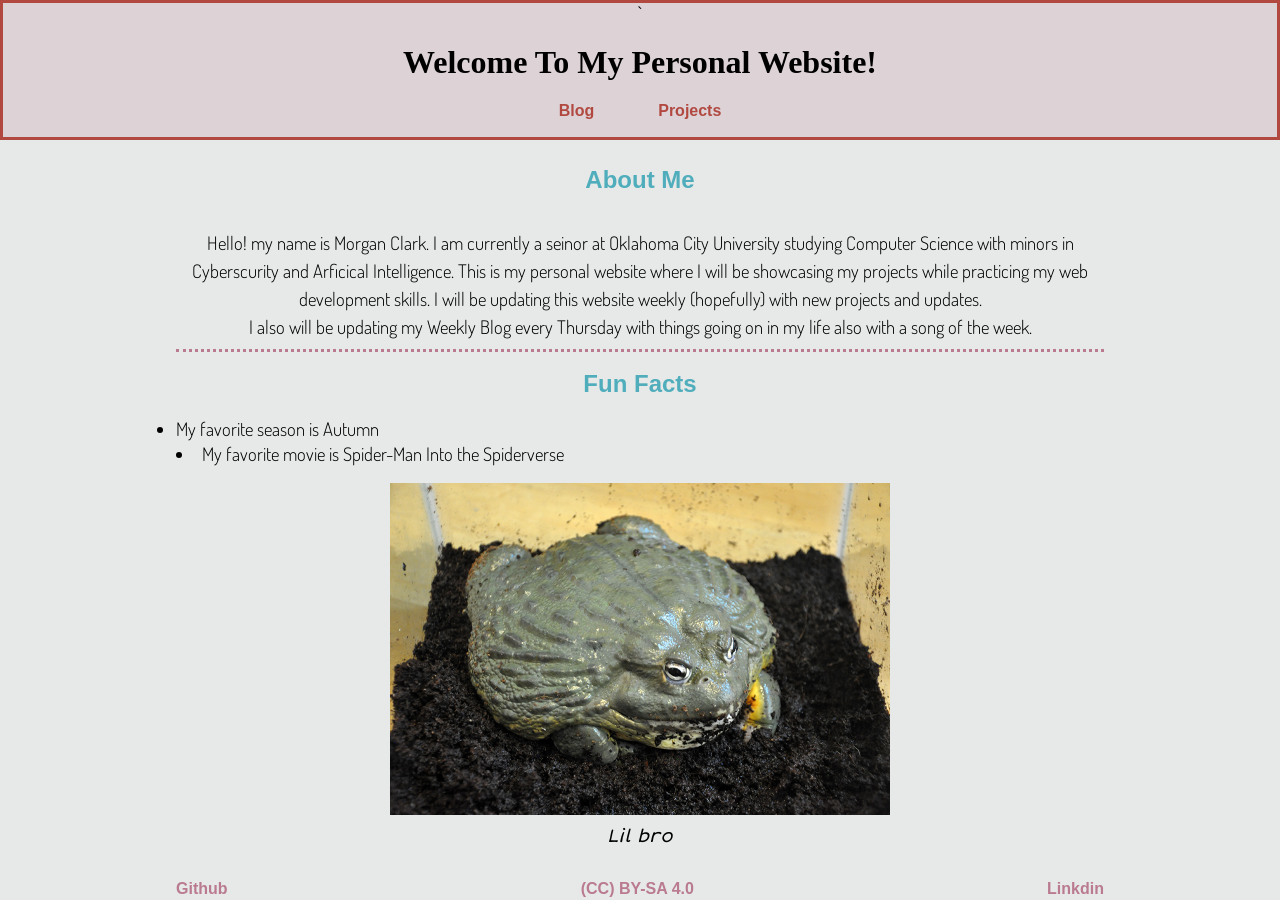
<file: index.html>
<!DOCTYPE html>
<html lang="en">
<head>
    <link rel="stylesheet" href="main.css ">
    <meta name="description" content="Lab in Web Development">
    <title>Home</title>
    <!-- <meta name="color-scheme" content="dark light"> -->
    <meta name="viewport" content="width=device-width, initial-scale=1.0">
</head>
<!-- FONTS -->
<link rel="preconnect" href="https://fonts.googleapis.com">
<link rel="preconnect" href="https://fonts.gstatic.com" crossorigin>
<link href="https://fonts.googleapis.com/css2?family=Short+Stack&display=swap" rel="stylesheet">
<link rel="preconnect" href="https://fonts.googleapis.com">
<link rel="preconnect" href="https://fonts.gstatic.com" crossorigin>
<link href="https://fonts.googleapis.com/css2?family=Dosis:wght@200..800&display=swap" rel="stylesheet">
<link rel="preconnect" href="https://fonts.googleapis.com">
<link rel="preconnect" href="https://fonts.gstatic.com" crossorigin>
<link href="https://fonts.googleapis.com/css2?family=Poltawski+Nowy:ital,wght@0,400..700;1,400..700&display=swap" rel="stylesheet">
<!--  -->
    <header>`
        <h1>
            Welcome To My Personal Website!
        </h1>
        <nav>
            <a href="./static/share/blog.html">Blog</a>
               <a href="./static/share/about.txt"></a>
               <a href="../mcflashsixteen.github.io/static/share/projects.html">Projects</a>
                
                

                </nav>
    </header>
    <body>
    <main>
  <h2>
    About Me
  </h2>      
<p>
   Hello! my name is Morgan Clark. I am currently a seinor at Oklahoma City University studying Computer Science with minors in Cyberscurity and Arficical Intelligence. This is my personal website where I will be showcasing my projects while practicing my web development skills. I will be updating this website weekly (hopefully) with new projects and updates.
   <br> I also will be updating my Weekly Blog every Thursday with things  going on in my life also with a song of the week.
</p>

<h2>
    Fun Facts
</h2>
<ul>
    <li> My favorite season is Autumn</ul>
    <li>My favorite movie is Spider-Man Into the Spiderverse </ul>
</ul>
<!-- <h4>
    Here is a picture of a frog that I like
</h4> -->
    <figure>
        <img src="./static/share/Images/BigOunce.jpg" alt="Frawg">
        <figcaption><i>Lil bro</i></figcaption>
      </figure>
    </main>
    <footer>
        <span>
            <a href="https://github.com/mcflashsixteen">
            Github
        </a>
        </span>
        <a href="https://creativecommons.org/licenses/by-sa/4.0/" target="_blank">
            (CC) BY-SA 4.0
        </a>
        <span>
            <a href="https://www.linkedin.com/in/morgan-clark-713b4b290/">
            Linkdin
        </a>
        </span>
    </footer>
</body>
</html>
</file>
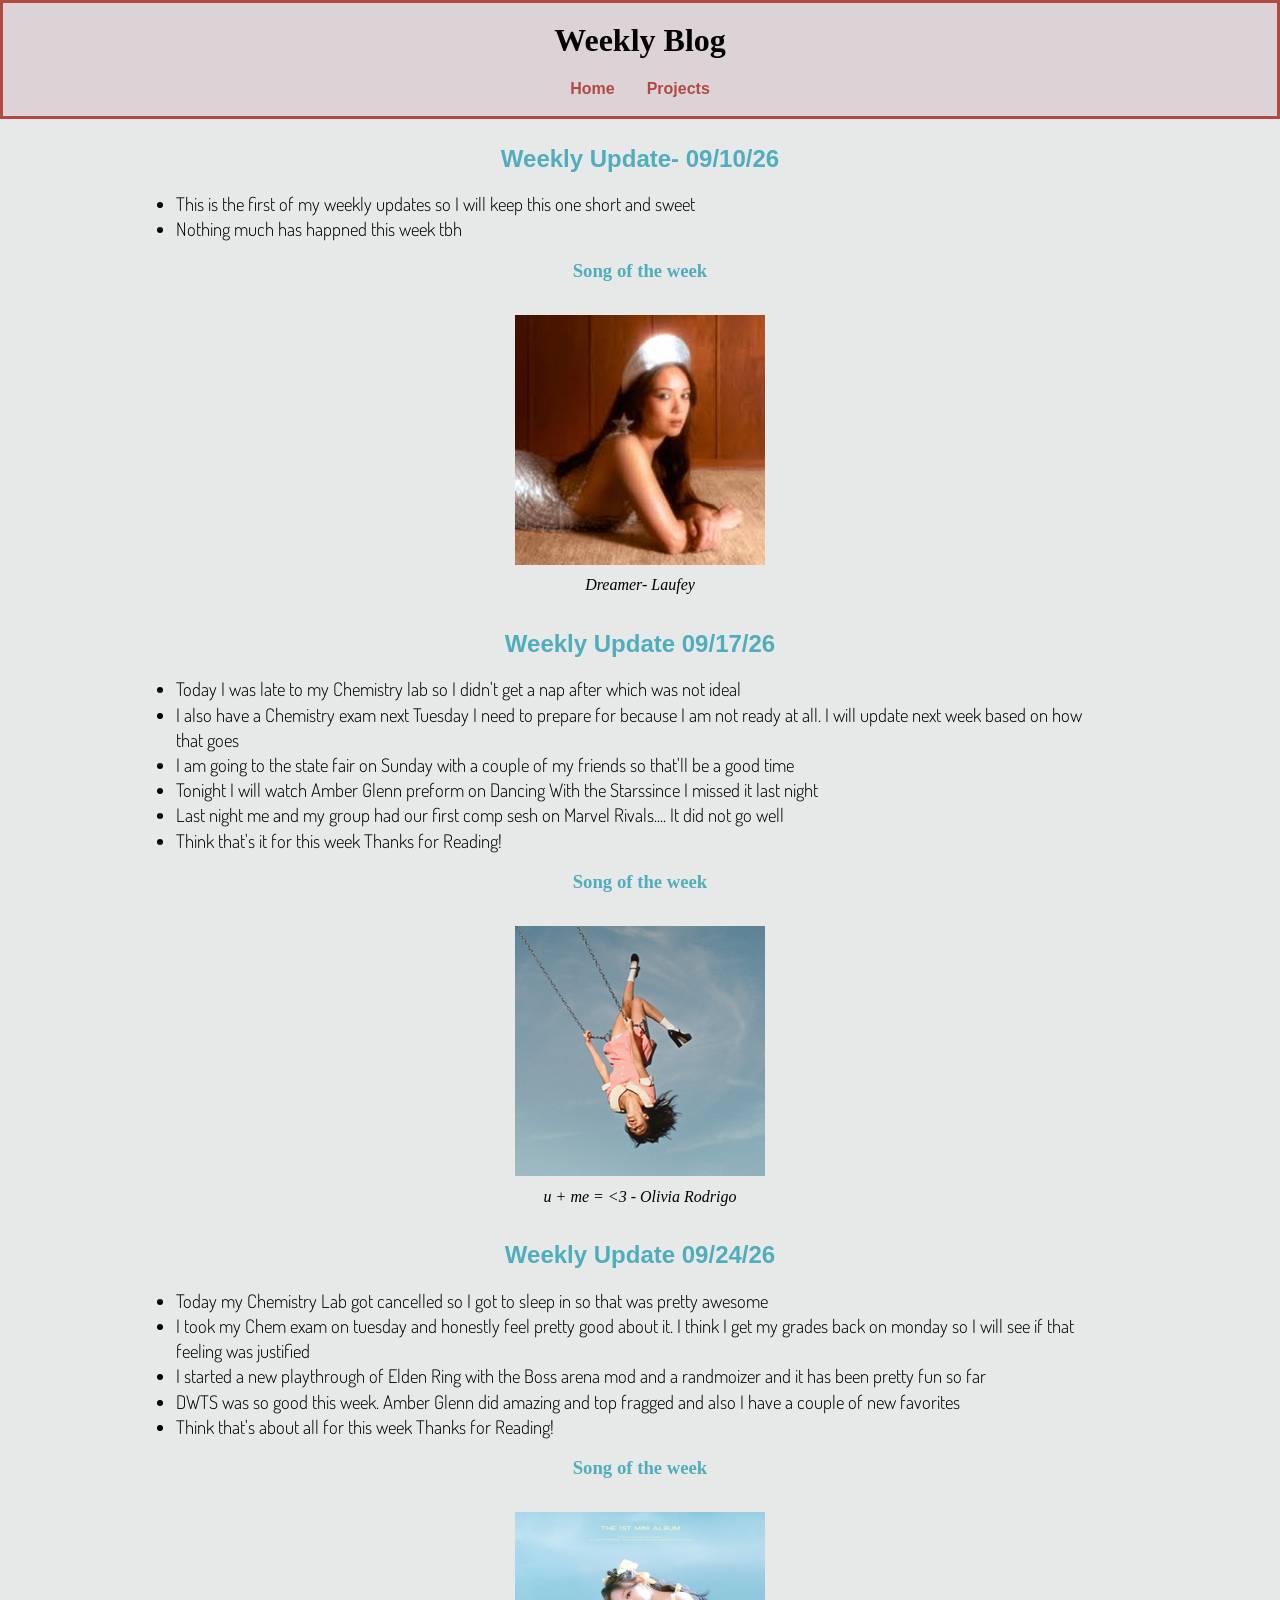
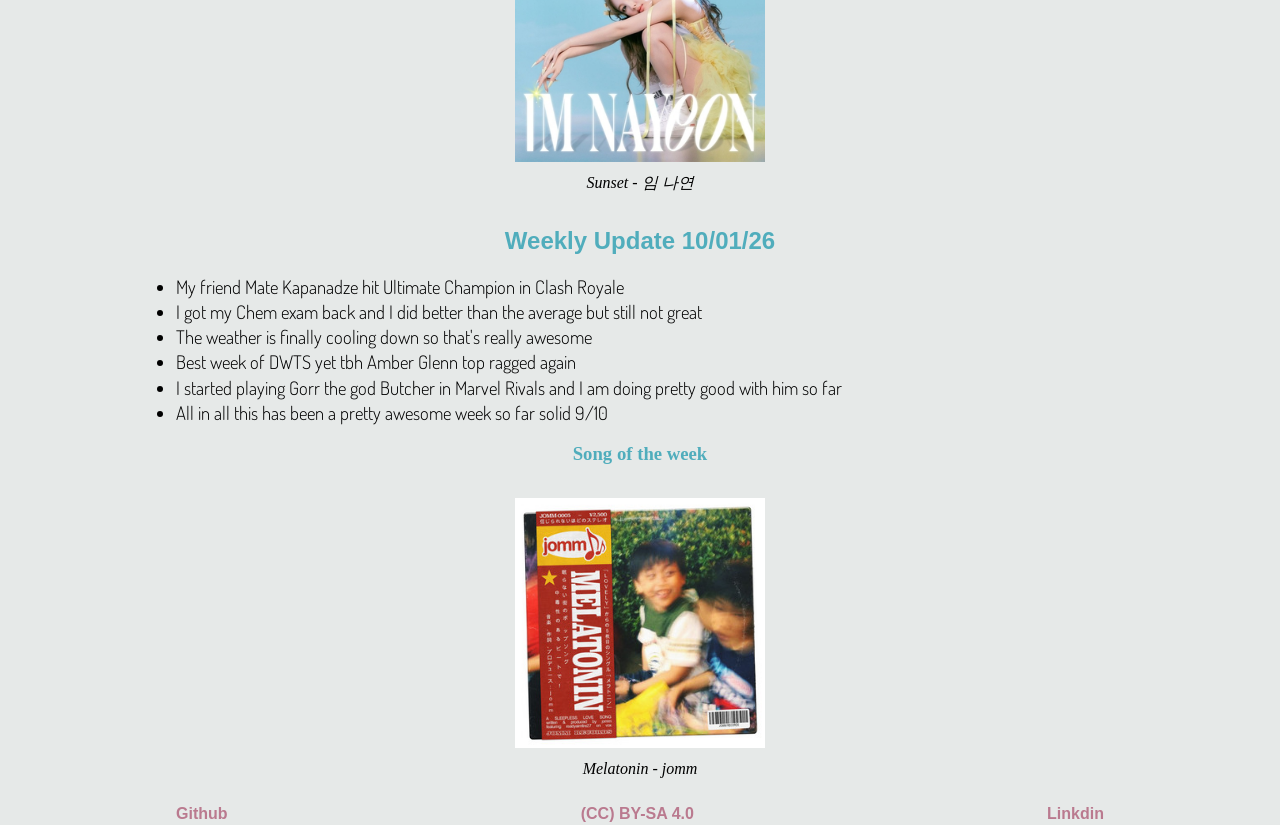
<file: static/share/blog.html>
<!DOCTYPE html>
<html lang="en">
<head>
    <link rel="stylesheet" href="../../main.css">
    <meta name="description" content="Lab in Web Development">
    <title>Home</title>
    <!-- <meta name="color-scheme" content="dark light"> -->
    <meta name="viewport" content="width=device-width, initial-scale=1.0">
    <!-- FONTS -->
<link rel="preconnect" href="https://fonts.googleapis.com">
<link rel="preconnect" href="https://fonts.gstatic.com" crossorigin>
<link href="https://fonts.googleapis.com/css2?family=Dosis:wght@200..800&display=swap" rel="stylesheet">
<link rel="preconnect" href="https://fonts.googleapis.com">
<link rel="preconnect" href="https://fonts.gstatic.com" crossorigin>
<link href="https://fonts.googleapis.com/css2?family=Poltawski+Nowy:ital,wght@0,400..700;1,400..700&display=swap" rel="stylesheet">
</head>
<body>
    <header>
        <h1>
            Weekly Blog 
        </h1>
        <nav>
              <a href="../../index.html">Home</a>
                <a href="./projects.html">Projects</a>
                

                </nav>
    </header>
    <main>
<h2>
    Weekly Update- 09/10/26
</h2>
<ul>
    <li>
        This is the first of my weekly updates so I will keep this one short and sweet
    </li>
    <li>
        Nothing much has happned this week tbh
    </li>
</ul>
<h3>
    Song of the week 
</h3>
<figure>
    <img src="./Images/Bewitched.jpeg"Bewitched">
    <figcaption><i>Dreamer- Laufey</i></figcaption>
  </figure>
  <h2>
    Weekly Update 09/17/26
</h2>
<ul>
    <li>Today I was late to my Chemistry lab so I didn't get a nap after which was not ideal</li>
    <li>I also have a Chemistry exam next Tuesday I need to prepare for because I am not ready at all. I will update next week based on how that goes</li>
    <li>I am going to the state fair on Sunday with a couple of my friends so that'll be a good time</li>
    <li>Tonight I will watch Amber Glenn preform on Dancing With the Starssince I missed it last night </li>
    <li>Last night me and my group had our first comp sesh on Marvel Rivals.... It did not go well</li>
    <li>Think that's it for this week Thanks for Reading!</li>
</ul>

<h3>
    Song of the week 
</h3>
<figure>
    <img src="./Images/YSPSFGIL.png"You Seem Pretty Sad For a Girl in Love">
    <figcaption><i>u + me = &lt;3 - Olivia Rodrigo </i></figcaption>
  </figure>

  <h2>
    Weekly Update 09/24/26
</h2>
<ul>
    <li>Today my Chemistry Lab got cancelled so I got to sleep in so that was pretty awesome</li>
    <li>I took my Chem exam on tuesday and honestly feel pretty good about it. I think I get my grades back on monday so I will see if that feeling was justified </li>
    <li>I started a new playthrough of Elden Ring with the Boss arena mod and a randmoizer and it has been pretty fun so far </li>
    <li>DWTS was so good this week. Amber Glenn did amazing and top fragged and also I have a couple of new favorites </li>
    <li>Think that's about all  for this week Thanks for Reading!</li>
</ul>

<h3>
    Song of the week 
</h3>
<figure>
    <img src="./Images/ImNayeon.jpg"Im Nayeon" width="250px" height="250px">
    <figcaption><i>Sunset - 임 나연 </i></figcaption>
  </figure>


  <h2>
    Weekly Update 10/01/26
</h2>
<ul>
    <li>My friend Mate Kapanadze hit Ultimate Champion in Clash Royale  </li>
    <li>I got my Chem exam back and I did better than the average but still not great </li>
    <li>The weather is finally cooling down so that's really awesome </li>
    <li>Best week of DWTS yet tbh Amber Glenn top ragged again </li>
    <li>I started playing Gorr the god Butcher in Marvel Rivals and I am doing pretty good with him so far</li>
    <li>All in all this has been a pretty awesome week so far solid 9/10</li>
</ul>

<h3>
    Song of the week 
</h3>
<figure>
    <img src="./Images/Melatonin.jpeg"Im Nayeon" width="250px" height="250px">
    <figcaption><i>Melatonin - jomm </i></figcaption>
  </figure>


  
    </main>
    <footer>
        <span>
            <a href="https://github.com/mcflashsixteen">
            Github
        </a>
        </span>
        <a href="https://creativecommons.org/licenses/by-sa/4.0/" target="_blank">
            (CC) BY-SA 4.0
        </a>
        <span>
            <a href="https://www.linkedin.com/in/morgan-clark-713b4b290/">
            Linkdin
        </a>
        </span>
    </footer>
</body>
</html>
</file>
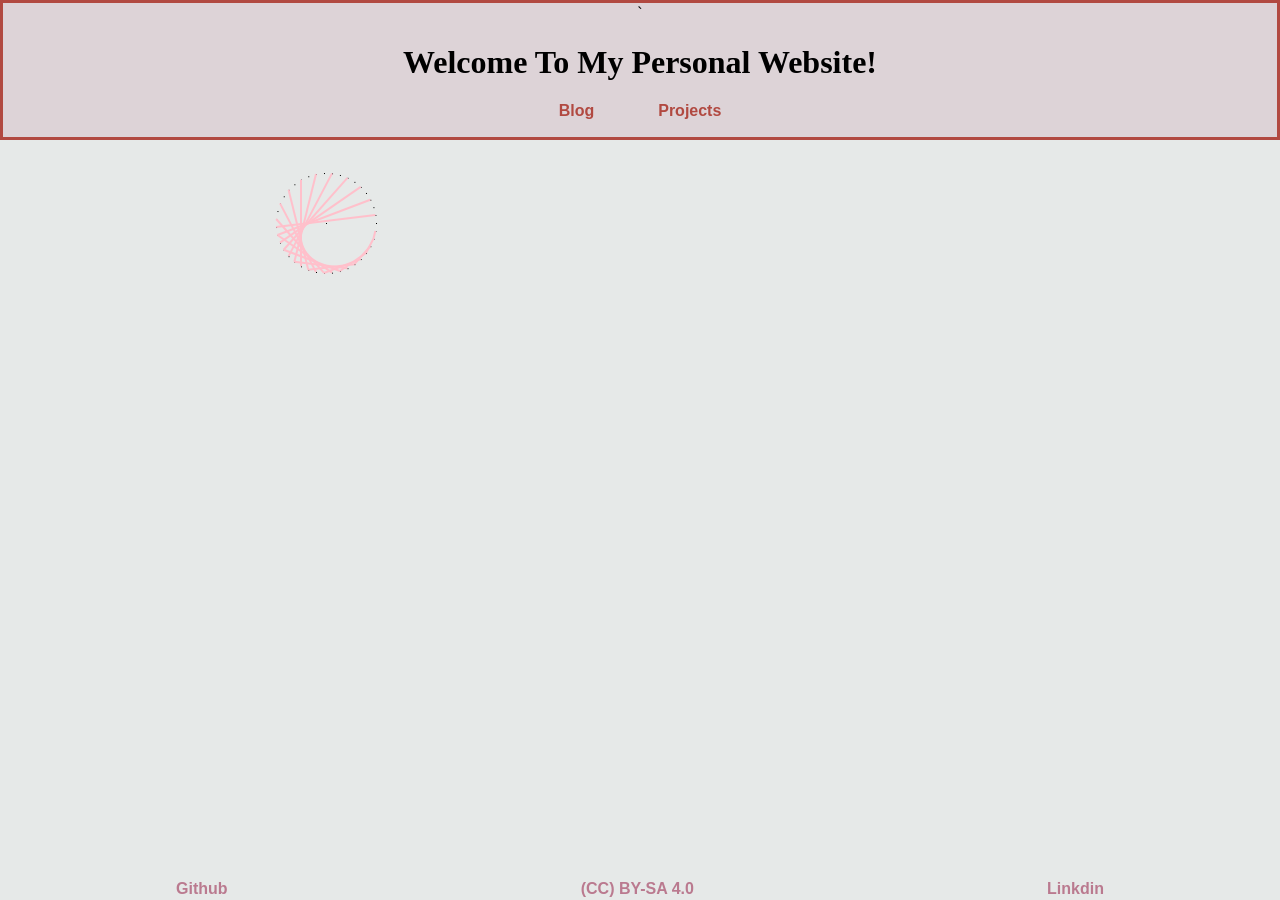
<file: static/share/canvas.html>
<!DOCTYPE html>
<html lang="en">
<head>
    <link rel="stylesheet" href="../../main.css">
    <meta name="description" content="Lab in Web Development">
    <title>Home</title>
    <!-- <meta name="color-scheme" content="dark light"> -->
    <meta name="viewport" content="width=device-width, initial-scale=1.0">

</head>
<!-- FONTS -->
<link rel="preconnect" href="https://fonts.googleapis.com">
<link rel="preconnect" href="https://fonts.gstatic.com" crossorigin>
<link href="https://fonts.googleapis.com/css2?family=Short+Stack&display=swap" rel="stylesheet">
<link rel="preconnect" href="https://fonts.googleapis.com">
<link rel="preconnect" href="https://fonts.gstatic.com" crossorigin>
<link href="https://fonts.googleapis.com/css2?family=Dosis:wght@200..800&display=swap" rel="stylesheet">
<link rel="preconnect" href="https://fonts.googleapis.com">
<link rel="preconnect" href="https://fonts.gstatic.com" crossorigin>
<link href="https://fonts.googleapis.com/css2?family=Poltawski+Nowy:ital,wght@0,400..700;1,400..700&display=swap" rel="stylesheet">
<!--  -->
    <header>`
        <h1>
            Welcome To My Personal Website!
        </h1>
        <nav>
            <a href="./static/share/blog.html">Blog</a>
               <a href="./static/share/about.txt"></a>
               <a href="../mcflashsixteen.github.io/static/share/projects.html">Projects</a>
                
                

                </nav>
    </header>
    <body>
    <main>
        <canvas>

        </canvas>
    </main>
    <script src="script.js" defer></script>
    <footer>
        <span>
            <a href="https://github.com/mcflashsixteen">
            Github
        </a>
        </span>
        <a href="https://creativecommons.org/licenses/by-sa/4.0/" target="_blank">
            (CC) BY-SA 4.0
        </a>
        <span>
            <a href="https://www.linkedin.com/in/morgan-clark-713b4b290/">
            Linkdin
        </a>
        </span>
    </footer>
</body>
</html>
</file>
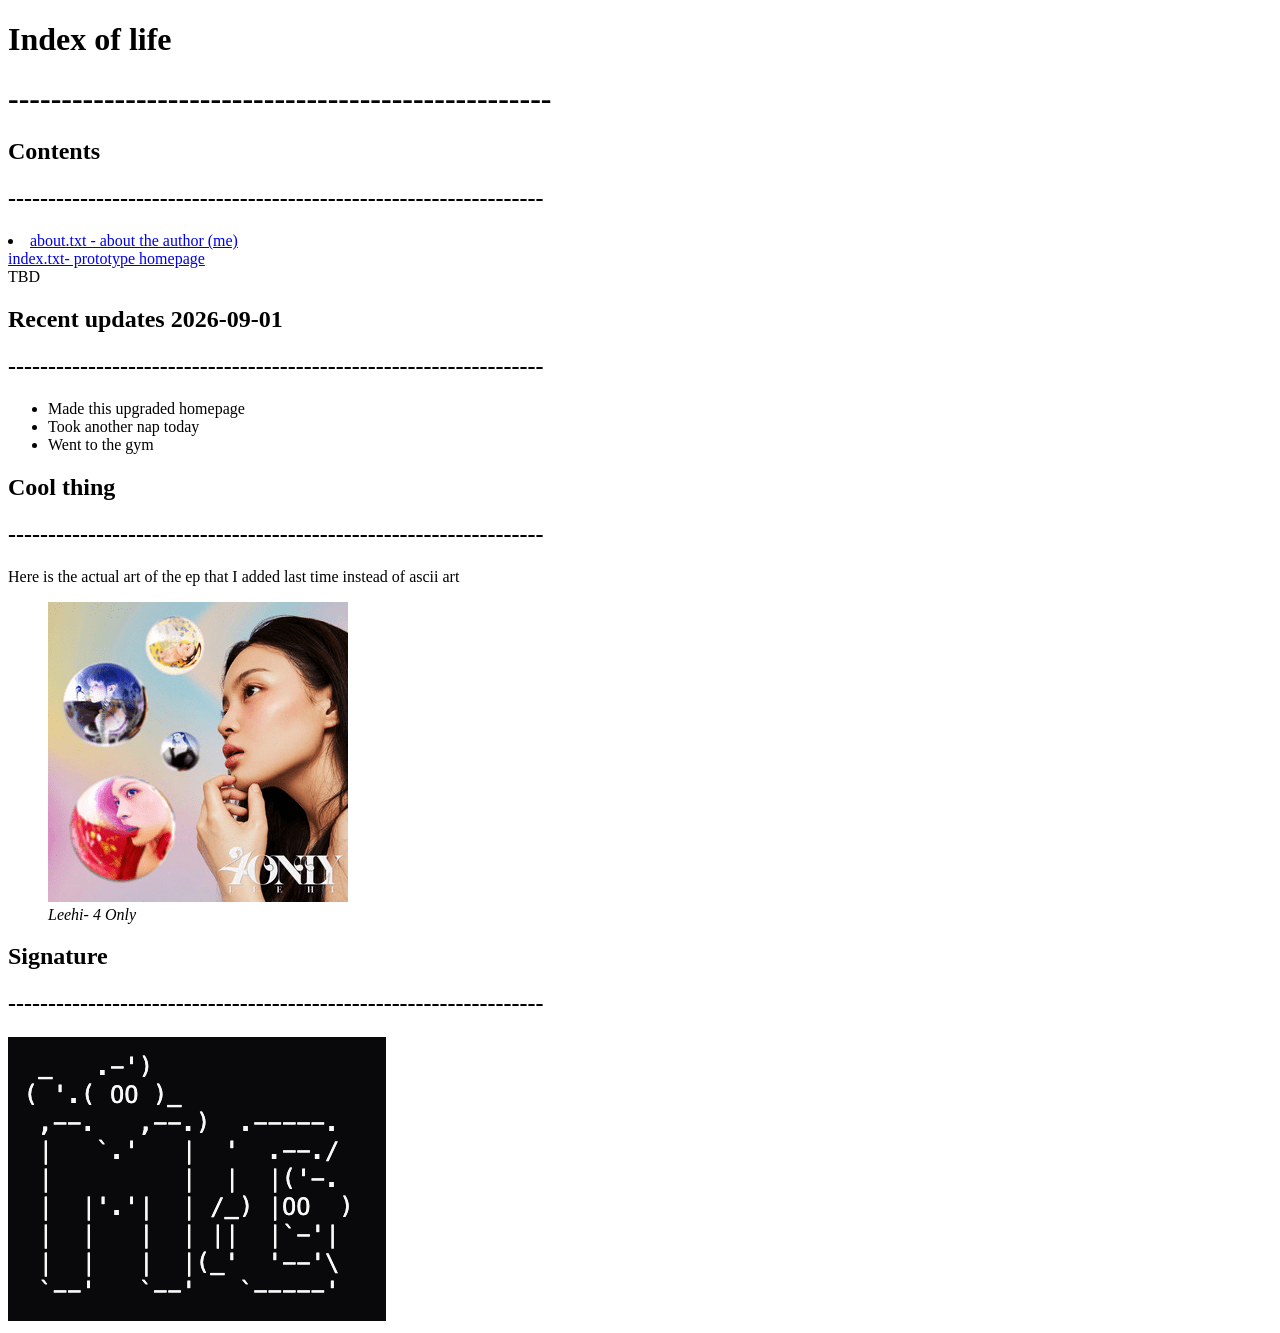
<file: static/share/oldindex.html>
<!DOCTYPE html>
<html lang="en">
<head>
   <meta charset="UTF-8">
   <title>Home</title>
   <meta name="viewport" content="width=device-width, initial-scale=1.0">
   <title>Old Index</title>
</head>
<body>
   <h1><strong>Index of life
        </strong></h1>
<h1>---------------------------------------------------
</h1>
   <h2>Contents</h2>
   <h2>
       -------------------------------------------------------------------


   </h2>
   <p> <li>
<a href="./static/share/about.txt" target="_blank">about.txt - about the author (me)</a><br>
<a href="./index.txt" target="_blank">index.txt- prototype homepage</a> <br>
TBD
</li>
   </p>
   <h2> Recent updates <time datetime="2026-09-01">2026-09-01</time></h2>
   <h2>
       -------------------------------------------------------------------
   </h2>
   <p>
       <ul>
      <li> Made this upgraded homepage</li>
   <li>Took another nap today</li>
<li>Went to the gym</li>
   </ul>
   </p>
<h2>Cool thing


</h2>
<h2>
   -------------------------------------------------------------------
</h2>
<p>
   Here is the actual art of the ep that I added last time instead of ascii art
</p>
<figure>
 <img src="./Images/Lee_Hi_-_4_Only.png" alt="4 Only Art">
 <figcaption><i>Leehi-  4 Only</i></figcaption>
</figure>
<h2>Signature</h2>
<h2>
   -------------------------------------------------------------------
</h2>
<img src="./Images/ascii-art-text.png" alt=Signature">
</body>
</html>
</file>
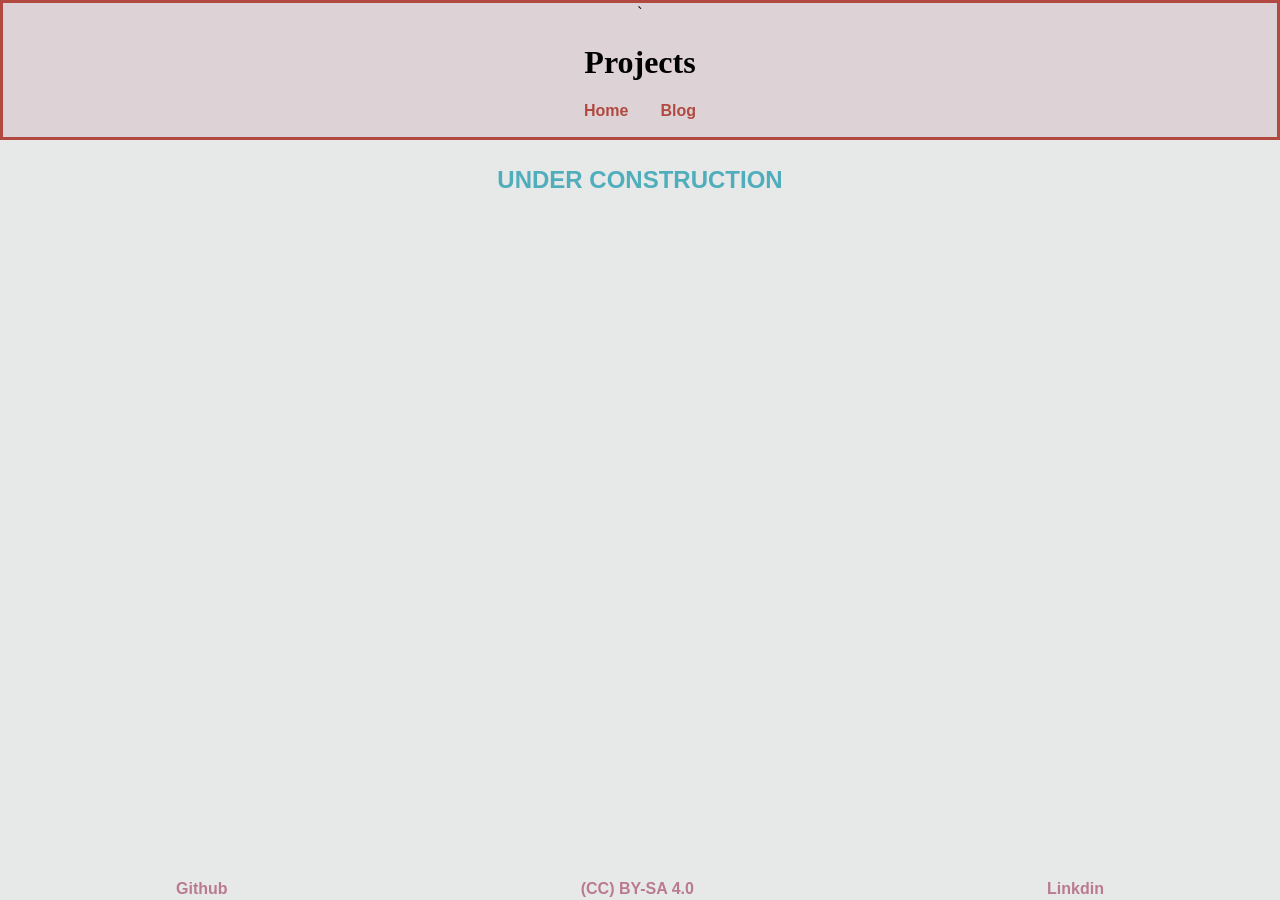
<file: static/share/projects.html>
<!DOCTYPE html>
<html lang="en">
<head>
    <link rel="stylesheet" href="../../main.css">
    <meta name="description" content="Lab in Web Development">
    <title>Home</title>
    <!-- <meta name="color-scheme" content="dark light"> -->
    <meta name="viewport" content="width=device-width, initial-scale=1.0">
</head>
<!-- FONTS -->
<link rel="preconnect" href="https://fonts.googleapis.com">
<link rel="preconnect" href="https://fonts.gstatic.com" crossorigin>
<link href="https://fonts.googleapis.com/css2?family=Short+Stack&display=swap" rel="stylesheet">
<link rel="preconnect" href="https://fonts.googleapis.com">
<link rel="preconnect" href="https://fonts.gstatic.com" crossorigin>
<link href="https://fonts.googleapis.com/css2?family=Dosis:wght@200..800&display=swap" rel="stylesheet">
<link rel="preconnect" href="https://fonts.googleapis.com">
<link rel="preconnect" href="https://fonts.gstatic.com" crossorigin>
<link href="https://fonts.googleapis.com/css2?family=Poltawski+Nowy:ital,wght@0,400..700;1,400..700&display=swap" rel="stylesheet">
<!--  -->
    <header>`
        <h1>
            Projects
        </h1>
        <nav>
            <a href="../../index.html">Home</a>
             <a href="./blog.html">Blog</a>
                
            </nav>
    </header>
    <body>
        <main>
<h2>
    UNDER CONSTRUCTION
</h2>
<iframe src="https://giphy.com/embed/eZsXcG2Y8zZDO" width="480" height="348" style="" frameBorder="0" class="giphy-embed" allowFullScreen></iframe><a href="https://giphy.com/gifs/nintendo-kirby-eZsXcG2Y8zZDO"></a>
        </main>
        <footer>
            <span>
                <a href="https://github.com/mcflashsixteen">
                Github
            </a>
            </span>
            <a href="https://creativecommons.org/licenses/by-sa/4.0/" target="_blank">
                (CC) BY-SA 4.0
            </a>
            <span>
                <a href="https://www.linkedin.com/in/morgan-clark-713b4b290/">
                Linkdin
            </a>
            </span>
        </footer>
    </body>
</file>
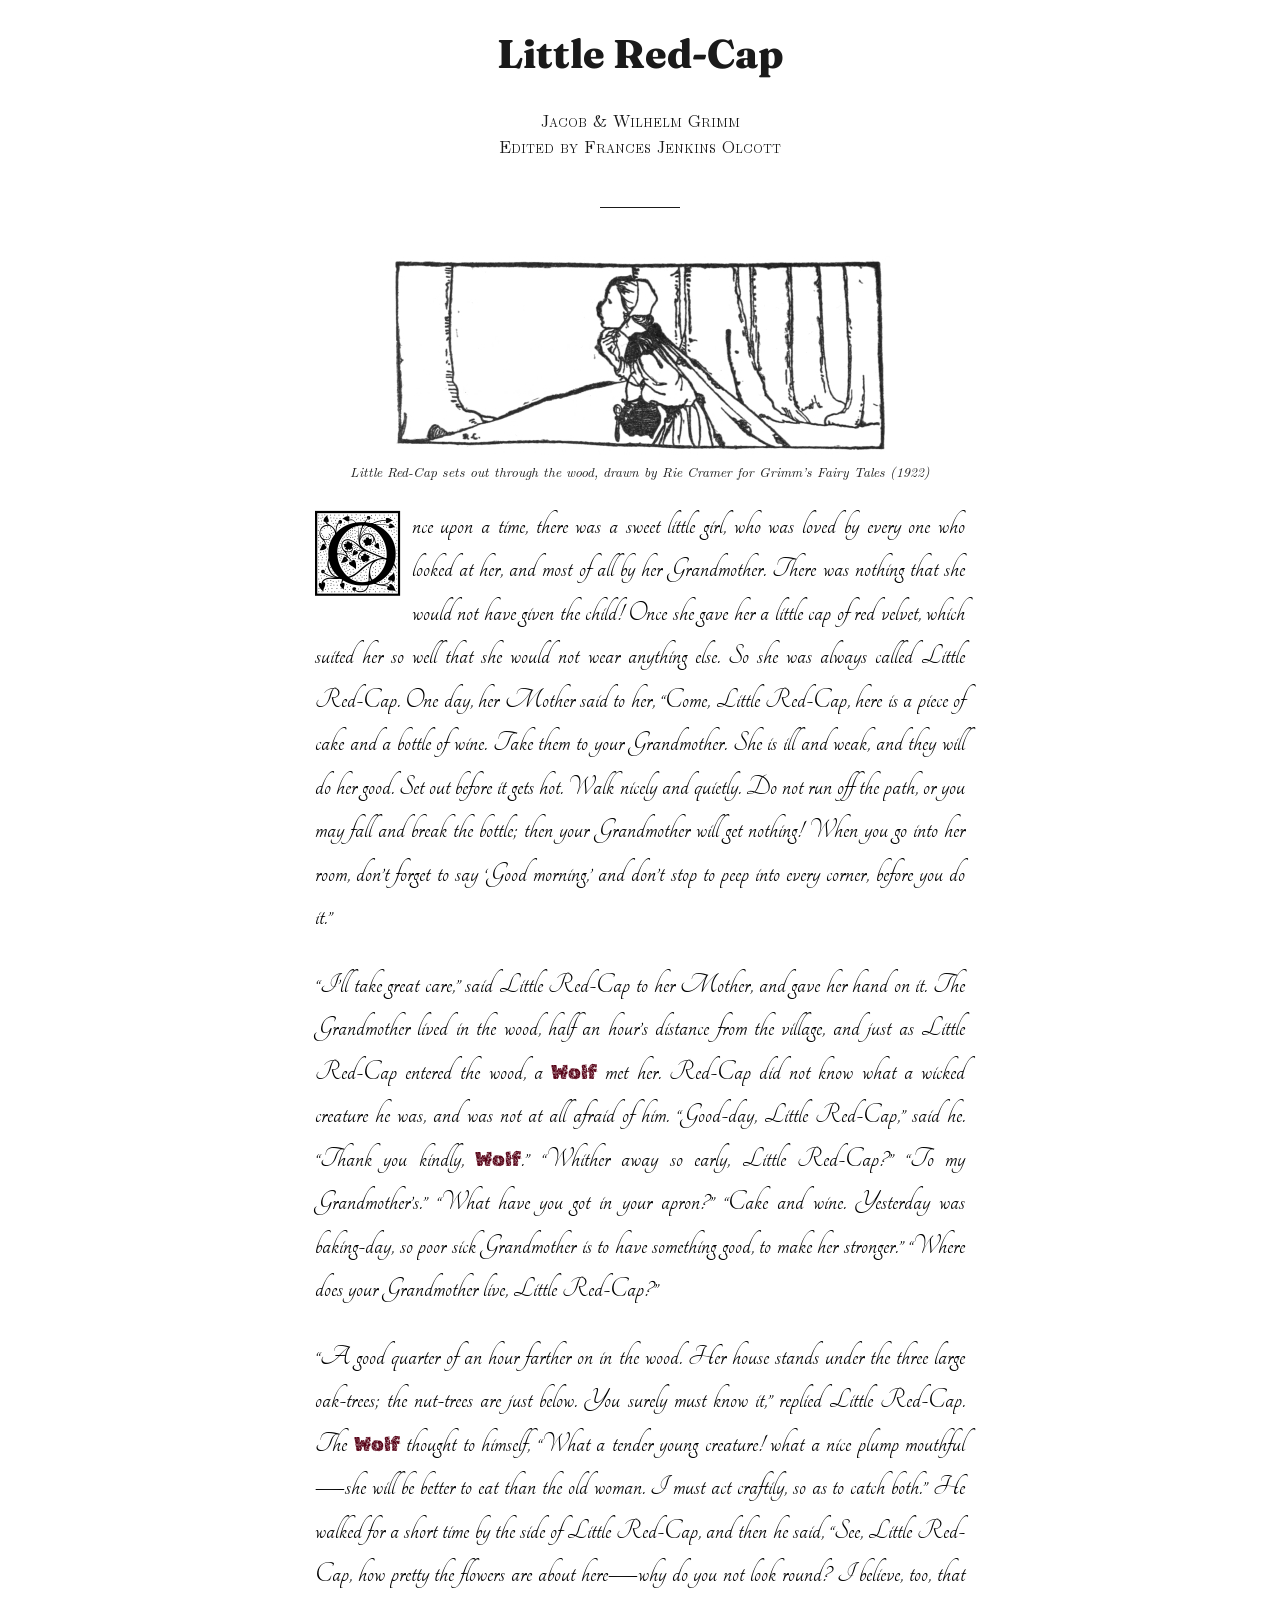
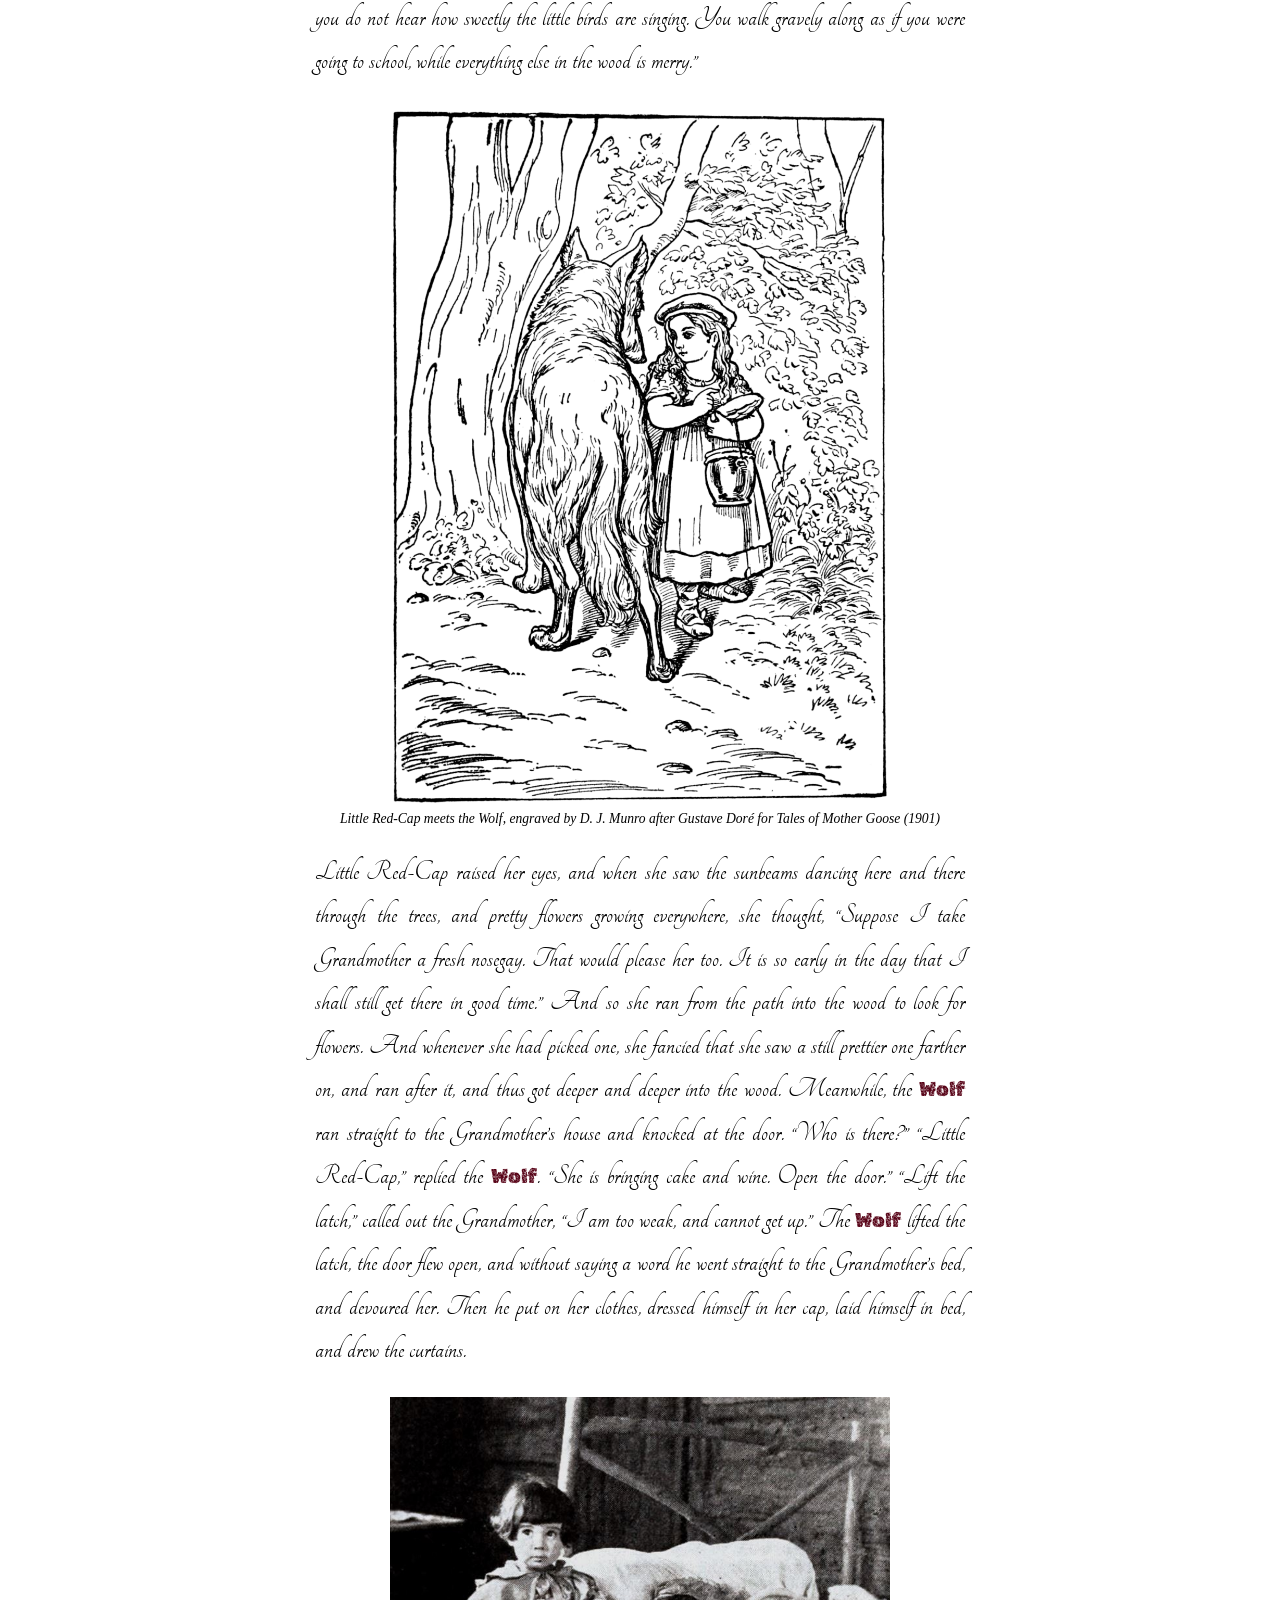
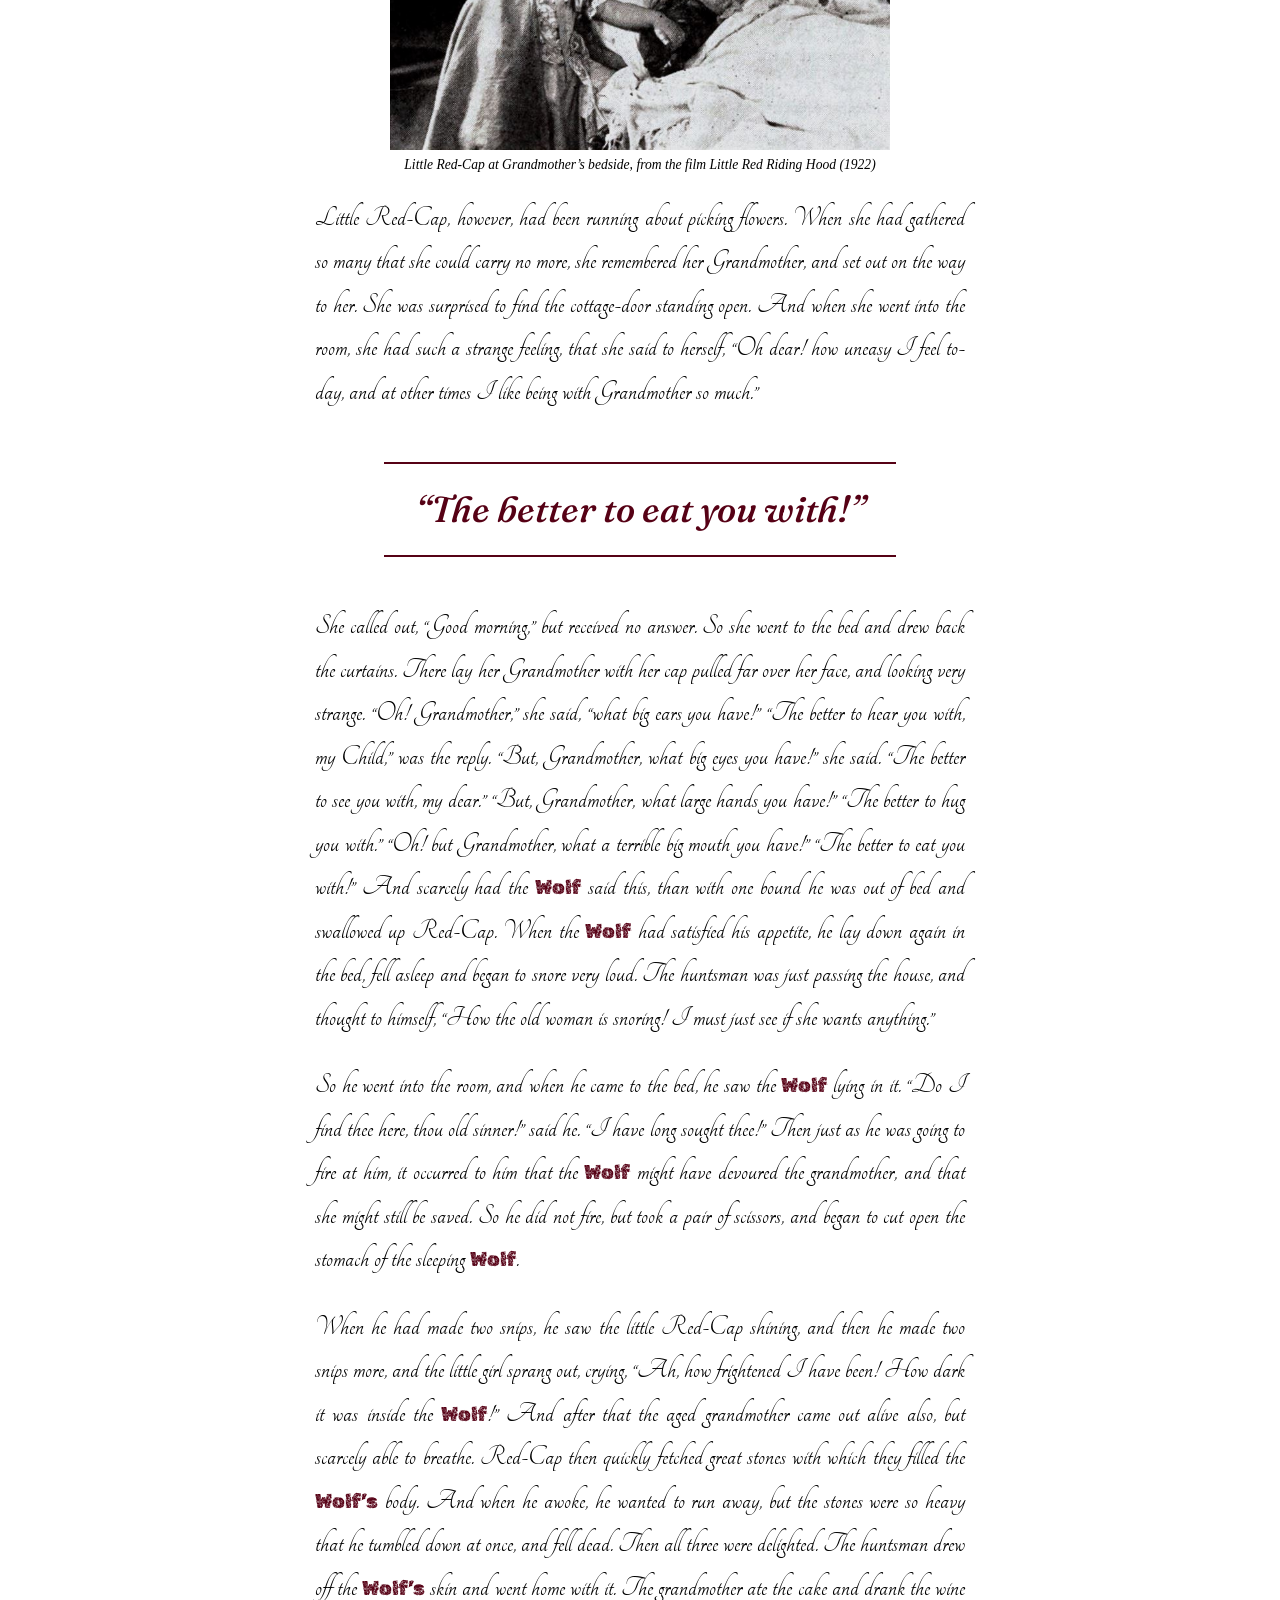
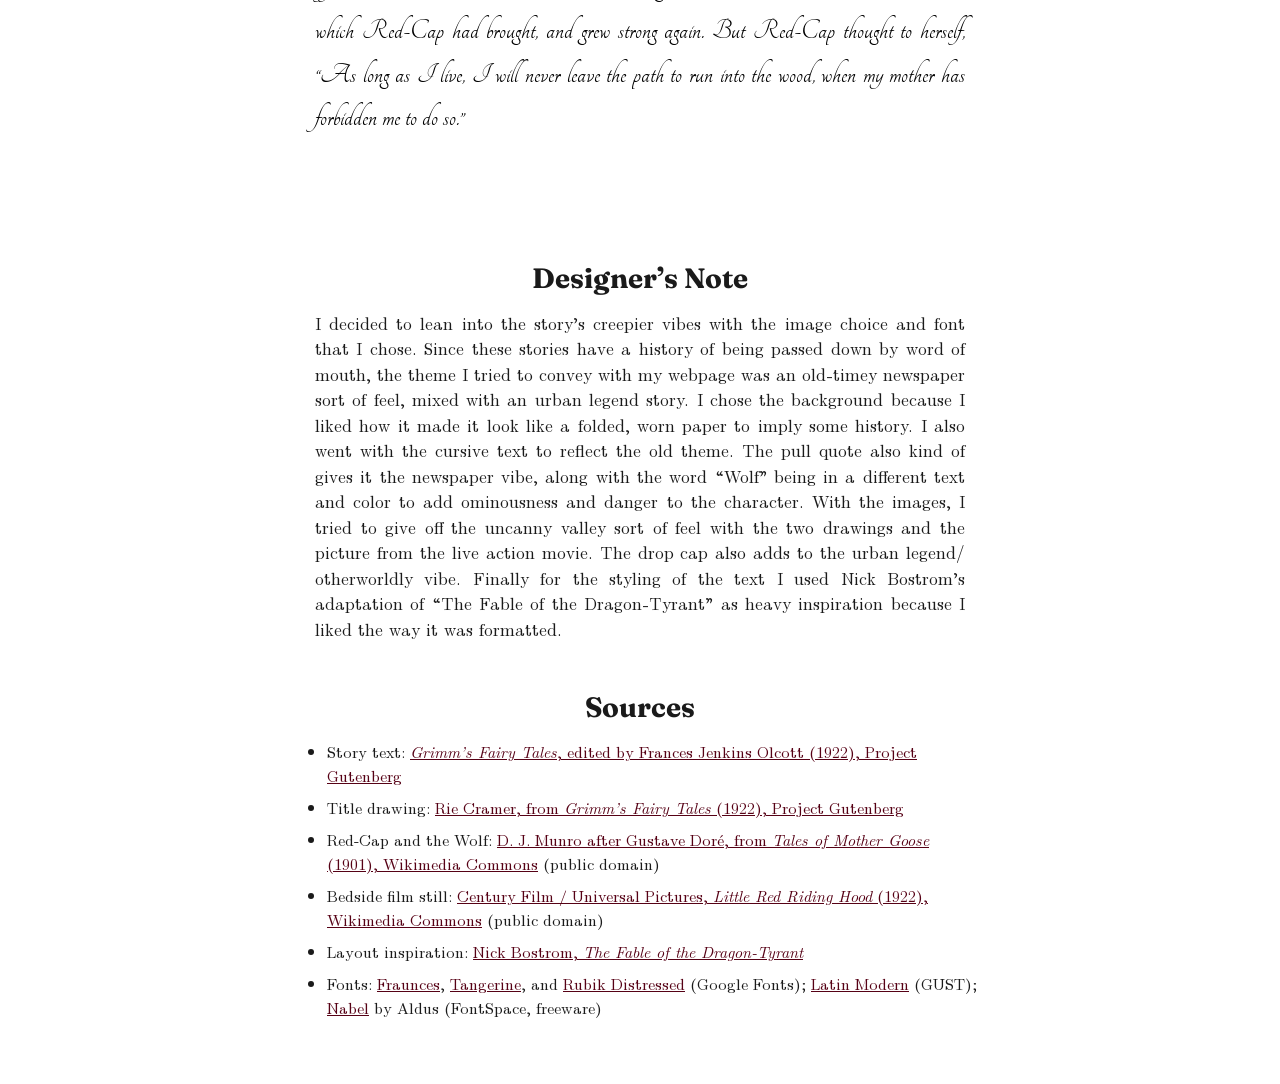
<file: mysite/public/share/midterm.html>
<!DOCTYPE html>
<html lang="en">
<head>
    <meta charset="utf-8">
    <meta name="viewport" content="width=device-width, initial-scale=1.0">
    <meta name="description" content="Little Red-Cap, a fairy tale by Jacob and Wilhelm Grimm, typeset as an illustrated book page.">
    <title>Little Red-Cap</title>
    <!-- <meta name="color-scheme" content="dark light"> -->

    <!-- FONTS -->
    <link rel="preconnect" href="https://fonts.googleapis.com">
    <link rel="preconnect" href="https://fonts.gstatic.com" crossorigin>
    <link href="https://fonts.googleapis.com/css2?family=Rubik+Distressed&display=swap" rel="stylesheet">
    <link href="https://fonts.googleapis.com/css2?family=Tangerine:wght@400;700&display=swap" rel="stylesheet">
    <link href="https://fonts.googleapis.com/css2?family=Fraunces:ital,opsz,wght@0,9..144,100..900;1,9..144,100..900&display=swap" rel="stylesheet">

    <link rel="stylesheet" href="midterm.css">
</head>
<body>
    <main>
        <article>
            <header>
                <h1>Little Red-Cap</h1>
                <p class="byline">
                    Jacob &amp; Wilhelm Grimm<br>
                    Edited by Frances Jenkins Olcott
                </p>
                <hr class="short-rule">
                <figure>
                    <img src="Images/red-cap-title.jpg" width="500" height="199"
                         alt="Engraving of Little Red-Cap walking through the woods with her basket">
                    <figcaption>Little Red-Cap sets out through the wood, drawn by Rie Cramer for <cite>Grimm’s Fairy Tales</cite> (1922)</figcaption>
                </figure>
            </header>

            <section>
                <p class="drop-cap">
                    Once upon a time, there was a sweet little girl, who was loved by every one who looked at her, and most of all by her Grandmother. There was nothing that she would not have given the child!
                    Once she gave her a little cap of red velvet, which suited her so well that she would not wear anything else. So she was always called Little Red-Cap.
                    One day, her Mother said to her, “Come, Little Red-Cap, here is a piece of cake and a bottle of wine. Take them to your Grandmother. She is ill and weak, and they will do her good. Set out before it gets hot. Walk nicely and quietly. Do not run off the path, or you may fall and break the bottle; then your Grandmother will get nothing! When you go into her room, don’t forget to say ‘Good morning,’ and don’t stop to peep into every corner, before you do it.”
                </p>
            </section>

            <section>
                <p>
                    “I’ll take great care,” said Little Red-Cap to her Mother, and gave her hand on it.
                    The Grandmother lived in the wood, half an hour’s distance from the village, and just as Little Red-Cap entered the wood, a <span class="wolf-font">Wolf</span> met her. Red-Cap did not know what a wicked creature he was, and was not at all afraid of him.
                    “Good-day, Little Red-Cap,” said he.
                    “Thank you kindly, <span class="wolf-font">Wolf</span>.”
                    “Whither away so early, Little Red-Cap?”
                    “To my Grandmother’s.”
                    “What have you got in your apron?”
                    “Cake and wine. Yesterday was baking-day, so poor sick Grandmother is to have something good, to make her stronger.”
                    “Where does your Grandmother live, Little Red-Cap?”
                </p>
                <p>
                    “A good quarter of an hour farther on in the wood. Her house stands under the three large oak-trees; the nut-trees are just below. You surely must know it,” replied Little Red-Cap.
                    The <span class="wolf-font">Wolf</span> thought to himself, “What a tender young creature! what a nice plump mouthful—she will be better to eat than the old woman. I must act craftily, so as to catch both.”
                    He walked for a short time by the side of Little Red-Cap, and then he said, “See, Little Red-Cap, how pretty the flowers are about here—why do you not look round? I believe, too, that you do not hear how sweetly the little birds are singing. You walk gravely along as if you were going to school, while everything else in the wood is merry.”
                </p>

                <figure>
                    <img src="Images/red-cap-and-wolf.png" width="960" height="1337"
                         alt="Little Red-Cap with her basket, speaking with the Wolf among the trees">
                    <figcaption>Little Red-Cap meets the Wolf, engraved by D. J. Munro after Gustave Doré for <cite>Tales of Mother Goose</cite> (1901)</figcaption>
                </figure>

                <p>
                    Little Red-Cap raised her eyes, and when she saw the sunbeams dancing here and there through the trees, and pretty flowers growing everywhere, she thought, “Suppose I take Grandmother a fresh nosegay. That would please her too. It is so early in the day that I shall still get there in good time.”
                    And so she ran from the path into the wood to look for flowers. And whenever she had picked one, she fancied that she saw a still prettier one farther on, and ran after it, and thus got deeper and deeper into the wood.
                    Meanwhile, the <span class="wolf-font">Wolf</span> ran straight to the Grandmother’s house and knocked at the door.
                    “Who is there?”
                    “Little Red-Cap,” replied the <span class="wolf-font">Wolf</span>. “She is bringing cake and wine. Open the door.”
                    “Lift the latch,” called out the Grandmother, “I am too weak, and cannot get up.”
                    The <span class="wolf-font">Wolf</span> lifted the latch, the door flew open, and without saying a word he went straight to the Grandmother’s bed, and devoured her. Then he put on her clothes, dressed himself in her cap, laid himself in bed, and drew the curtains.
                </p>

                <figure>
                    <img src="Images/red-cap-wolf-in-bed.jpg" width="768" height="542"
                         alt="Film still of a small girl in a hooded cape standing beside a bed where the Wolf lies hidden under the covers">
                    <figcaption>Little Red-Cap at Grandmother’s bedside, from the film <cite>Little Red Riding Hood</cite> (1922)</figcaption>
                </figure>
            </section>

            <section>
                <p>
                    Little Red-Cap, however, had been running about picking flowers. When she had gathered so many that she could carry no more, she remembered her Grandmother, and set out on the way to her.
                    She was surprised to find the cottage-door standing open. And when she went into the room, she had such a strange feeling, that she said to herself, “Oh dear! how uneasy I feel to-day, and at other times I like being with Grandmother so much.”
                </p>
                <aside class="pull-quote" aria-hidden="true">
                    “The better to eat you with!”
                </aside>
                <p>
                    She called out, “Good morning,” but received no answer. So she went to the bed and drew back the curtains. There lay her Grandmother with her cap pulled far over her face, and looking very strange.
                    “Oh! Grandmother,” she said, “what big ears you have!”
                    “The better to hear you with, my Child,” was the reply.
                    “But, Grandmother, what big eyes you have!” she said.
                    “The better to see you with, my dear.”
                    “But, Grandmother, what large hands you have!”
                    “The better to hug you with.”
                    “Oh! but Grandmother, what a terrible big mouth you have!”
                    “The better to eat you with!” And scarcely had the <span class="wolf-font">Wolf</span> said this, than with one bound he was out of bed and swallowed up Red-Cap.
                    When the <span class="wolf-font">Wolf</span> had satisfied his appetite, he lay down again in the bed, fell asleep and began to snore very loud. The huntsman was just passing the house, and thought to himself, “How the old woman is snoring! I must just see if she wants anything.”
                </p>
            </section>

            <section>
                <p>
                    So he went into the room, and when he came to the bed, he saw the <span class="wolf-font">Wolf</span> lying in it. “Do I find thee here, thou old sinner!” said he. “I have long sought thee!”
                    Then just as he was going to fire at him, it occurred to him that the <span class="wolf-font">Wolf</span> might have devoured the grandmother, and that she might still be saved. So he did not fire, but took a pair of scissors, and began to cut open the stomach of the sleeping <span class="wolf-font">Wolf</span>.
                </p>
                <p>
                    When he had made two snips, he saw the little Red-Cap shining, and then he made two snips more, and the little girl sprang out, crying, “Ah, how frightened I have been! How dark it was inside the <span class="wolf-font">Wolf</span>!”
                    And after that the aged grandmother came out alive also, but scarcely able to breathe.
                    Red-Cap then quickly fetched great stones with which they filled the <span class="wolf-font">Wolf’s</span> body. And when he awoke, he wanted to run away, but the stones were so heavy that he tumbled down at once, and fell dead.
                    Then all three were delighted. The huntsman drew off the <span class="wolf-font">Wolf’s</span> skin and went home with it. The grandmother ate the cake and drank the wine which Red-Cap had brought, and grew strong again.
                    But Red-Cap thought to herself, “As long as I live, I will never leave the path to run into the wood, when my mother has forbidden me to do so.”
                </p>
            </section>
        </article>
    </main>

    <footer>
        <h2>Designer’s Note</h2>
        <p>
            I decided to lean into the story’s creepier vibes with the image choice and font that I chose. Since these stories have a history of being passed down by word of mouth, the theme I tried to convey with my webpage was an old-timey newspaper sort of feel, mixed with an urban legend story. I chose the background because I liked how it made it look like a folded, worn paper to imply some history. I also went with the cursive text to reflect the old theme. The pull quote also kind of gives it the newspaper vibe, along with the word “Wolf” being in a different text and color to add ominousness and danger to the character. With the images, I tried to give off the uncanny valley sort of feel with the two drawings and the picture from the live action movie. The drop cap also adds to the urban legend/ otherworldly vibe. Finally for the styling of the text I used Nick Bostrom’s adaptation of “The Fable of the Dragon‑Tyrant” as heavy inspiration because I liked the way it was formatted.
        </p>

        <h2>Sources</h2>
        <ul class="sources">
            <li>Story text: <a href="https://www.gutenberg.org/cache/epub/52521/pg52521-images.html#hdr_19"><cite>Grimm’s Fairy Tales</cite>, edited by Frances Jenkins Olcott (1922), Project Gutenberg</a></li>
            <li>Title drawing: <a href="https://www.gutenberg.org/cache/epub/52521/pg52521-images.html#if_i_164">Rie Cramer, from <cite>Grimm’s Fairy Tales</cite> (1922), Project Gutenberg</a></li>
            <li>Red-Cap and the Wolf: <a href="https://commons.wikimedia.org/wiki/File:Little_Red_Riding-Hood_in_Tales_of_Mother_Goose_(Welsh).png">D. J. Munro after Gustave Doré, from <cite>Tales of Mother Goose</cite> (1901), Wikimedia Commons</a> (public domain)</li>
            <li>Bedside film still: <a href="https://commons.wikimedia.org/wiki/File:Little_Red_Riding_Hood_(1922)_-_1.jpg">Century Film / Universal Pictures, <cite>Little Red Riding Hood</cite> (1922), Wikimedia Commons</a> (public domain)</li>
            <li>Layout inspiration: <a href="https://nickbostrom.com/papers/the-fable-of-the-dragon-tyrant/">Nick Bostrom, <cite>The Fable of the Dragon‑Tyrant</cite></a></li>
            <li>Fonts:
                <a href="https://fonts.google.com/specimen/Fraunces">Fraunces</a>,
                <a href="https://fonts.google.com/specimen/Tangerine">Tangerine</a>, and
                <a href="https://fonts.google.com/specimen/Rubik+Distressed">Rubik Distressed</a> (Google Fonts);
                <a href="https://www.gust.org.pl/projects/e-foundry/latin-modern">Latin Modern</a> (GUST);
                <a href="https://www.fontspace.com/nabel-font-f1633">Nabel</a> by Aldus (FontSpace, freeware)
            </li>
        </ul>
    </footer>
</body>
</html>
</file>
<file: main.css>
@charset "UTF-8";

html{
    background-color: var(--BG1);
    min-height: 100%;




}
:root{
    --FG: rgba(80, 173, 188 );
    --BG1: rgba(230, 233, 232);
    --BG2 : rgba(186, 122, 143);
    --HL: rgba(177, 73, 65);
    --PAGE_WIDTH: 960px;
    --BIG:  32px;
    --MED: 16px;
    --SML: 8px;
    --QRT: 4px;
    --TNY: 2px;
    /* COLOR SCHEME 2  */
     /* --FG: rgba(42, 87, 145, 1);
     --BG1: rgba(255, 255, 255, 1);
    --BG2: rgba(220, 207, 248, 1);
    --HL: rgba(255, 171, 105, 1);  */
    
}
/* FONTS */

.short-stack-regular {
    font-family: "Short Stack", cursive;
    font-weight: 400;
    font-style: normal;
  }


.dosis-regular {
    font-family: "Dosis", sans-serif;
    font-optical-sizing: auto;
    font-weight: 400;
    font-style: normal;
  }

  .poltawski-nowy-regular {
    font-family: "Poltawski Nowy", serif;
    font-optical-sizing: auto;
    font-weight: 400;
    font-style: normal;
  }
  /*  */
*{
    margin: 0;
    padding: 0;
    box-sizing: border-box;
}


a{
    text-decoration: none;
    color: var(--HL);
    font-weight: bold;
}
header{
    display: flex;
    background-color: rgb(from var(--BG2) r g b / 0.2); 
    flex-direction: column;
    justify-content: center;
    text-align: center;
    border: 3px solid var(--HL);
    width: 100vw;
    position: relative;
    left: 50%;
    transform: translateX(-50%);
}



header h1{
    font-family: poltawski-nowy-regular, serif;
    padding-top: var(--MED);
    padding-bottom: var(--MED);
    align-self: center;
}
header nav{
    display: flex;
    column-gap: 2em;
    align-self: center;
  
}

header nav a{
    display: flex;
    column-gap: 2em;
    padding-bottom: var(--MED);
}

h2{
    color: var(--FG);
    text-align: center;
    padding-top: var(--MED);
    padding-bottom: var(--MED);
}

h3{
    color: var(--FG);
    text-align: center;
    padding-top: var(--MED);
    padding-bottom: var(--MED);
    font-family: "Short Stack", cursive;
}

h4{
    color: var(--FG);
    text-align: center;
    padding-top: var(--MED);
    padding-bottom: var(--MED);
    font-family: "Short Stack", cursive;
}
p{
    font-family:  dosis , sans-serif;
    text-align:  center;
    padding-bottom: var(--SML);
    padding-top: var(--MED);
    font-size: 14pt;
    line-height: 1.5;
    border-bottom: 3px dotted var(--BG2);
}

ul, li{
    font-family:  dosis , sans-serif;
    font-size: 14pt;

}

main{
    flex-grow: 1;
padding-top: var(--SML);
padding-bottom: var(--SML);

}

main img{
    text-align: center;
}

body{
    font-family: "Helvetica Neue", Helvetica, Arial, sans-serif;
    font-size:  12pt;
    font-weight: 300;
    line-height: 1.35;
    display: flex;
    flex-direction: column;
    justify-content: space-between;
    padding: 0 var(--MED) 0 var(--MED);
    min-height: 100vh;
    margin:  0 auto;
    max-width: var(--PAGE_WIDTH);
    --PAGE_WIDTH: 960px
    

}

body ul{
        font-family:  dosis , sans-serif;

}
figure{
    margin: var(--MED) auto;
    text-align: center;
        
}
iframe{
    display: block;
    margin: var(--MED) auto;
    text-align: center;
    
   
}

figcaption{
    margin-top: var(--QRT);
    font-family: "Short Stack", cursive;

}

body img{
    max-width: 500px;
    max-height: 600px;
}

footer{
    display: flex;
    justify-content: space-between;


}
footer a{
    color: var(--BG2);
}
</file>
<file: mysite/public/share/midterm.css>
@charset "UTF-8";

html {
    /* background-image: url(./Images/pb.svg);  The 'Feen didn't like it */
    min-height: 100%;
}

:root{
  --INK : #1a1a1a;
  --WOLF : #560115;
    --PAGE_WIDTH: 960px;
    --BIG:  32px;
    --MED: 16px;
    --SML: 8px;
    --QRT: 4px;
    --TNY: 2px;


}

@font-face {
  font-family: "Nabel";
  src: url(./Fonts/Nabel.ttf) format("truetype");
  font-display: swap;
}

/* Title block fonts */
@font-face {
  font-family: "Latin Modern";
  src: url(./Fonts/LM-regular.woff2) format("woff2");
  font-weight: normal;
  font-style: normal;
  font-display: swap;
}

@font-face {
  font-family: "Latin Modern";
  src: url(./Fonts/LM-italic.woff2) format("woff2");
  font-weight: normal;
  font-style: italic;
  font-display: swap;
}

@font-face {
  font-family: "Latin Modern";
  src: url(./Fonts/LM-bold.woff2) format("woff2");
  font-weight: bold;
  font-style: normal;
  font-display: swap;
}

header{
  text-align: center;
  font-family: "Latin Modern", Georgia, "Times New Roman", serif;
  color: var(--INK);
}

header h1 {
  font-family: "Fraunces", "Latin Modern", Georgia, serif;
  font-weight: 800;
  font-optical-sizing: auto;
  font-size: 2.5rem;
  line-height: 1.1;
  margin: 0 0 2rem;
}

header .byline{
  font-family: inherit;
  font-size: 1.0625rem;
  font-variant-caps: small-caps;
  line-height: 1.5;
  text-align: center;
  margin: 2rem auto;
}

.short-rule {
  width: 5rem;
  margin: 3rem auto;
  border: none;
  border-top: 1px solid var(--INK);
}

 figcaption {
  margin-top: 0.5em;
  font-size: 0.85rem;
  font-style: italic;
}

figure{
  margin: 24px 0;
  text-align: center;
}

figure img{
  display: block;
  margin: 0 auto;
  width: 100%;
  max-width: 500px;
  height: auto;
}




main {
    max-width: 850px;
    margin: 0 auto;
    padding: 24px;
  }

p {
    max-width: 650px;
    margin: 0 auto 24px;
    padding: 0 16px;
    font-size: 1.875rem;
    line-height: 1.45;
    text-align: justify;
    hyphens: auto;
    -webkit-hyphens: auto;
    font-family: "Tangerine", cursive;
  }
  .wolf-font{
    font-family: "Rubik Distressed", system-ui;
    font-size: 1.25rem;
    color: var(--WOLF)
  }


.drop-cap::first-letter {
  float: left;
  font-family: "Nabel", "Tangerine", cursive;
  font-size: 3.6em;
  line-height: 1;
  margin: 0.05em 0.1em 0 0;
  
}

.pull-quote {
  max-width: 480px;
  margin: 48px auto;
  padding: 24px 16px;
  border-top: 2px solid var(--WOLF);
  border-bottom: 2px solid var(--WOLF);
  font-family: "Fraunces", Georgia, serif;
  font-style: italic;
  font-weight: 500;
  font-size: 2.25rem;
  line-height: 1.2;
  text-align: center;
  text-wrap: balance;
  color: var(--WOLF);
}

/* Designer's note and sources */
footer {
  max-width: 850px;
  margin: 0 auto;
  padding: 24px 24px 48px;
}

footer h2 {
  font-family: "Fraunces", Georgia, serif;
  font-weight: 700;
  font-size: 1.75rem;
  text-align: center;
  color: var(--INK);
  margin: 48px 0 16px;
}

footer p {
  font-family: "Latin Modern", Georgia, "Times New Roman", serif;
  font-size: 1.0625rem;
  line-height: 1.5;
  color: var(--INK);
}

.sources {
  max-width: 650px;
  margin: 0 auto;
  padding: 0 16px 0 40px;
  font-family: "Latin Modern", Georgia, serif;
  font-size: 1rem;
  line-height: 1.5;
  color: var(--INK);
  overflow-wrap: break-word;
}

.sources li {
  margin-bottom: 8px;
}

.sources a {
  color: var(--WOLF);
}

@media (max-width: 600px) {
  main {
    padding: 16px 8px;
  }

  p {
    padding: 0 8px;
  }

  header h1 {
    font-size: 1.8em;
  }

  .pull-quote {
    margin: 32px 8px;
    font-size: 1.75rem;
  }

  footer {
    padding: 16px 8px 32px;
  }

  .sources {
    padding: 0 8px 0 28px;
  }
}
</file>
